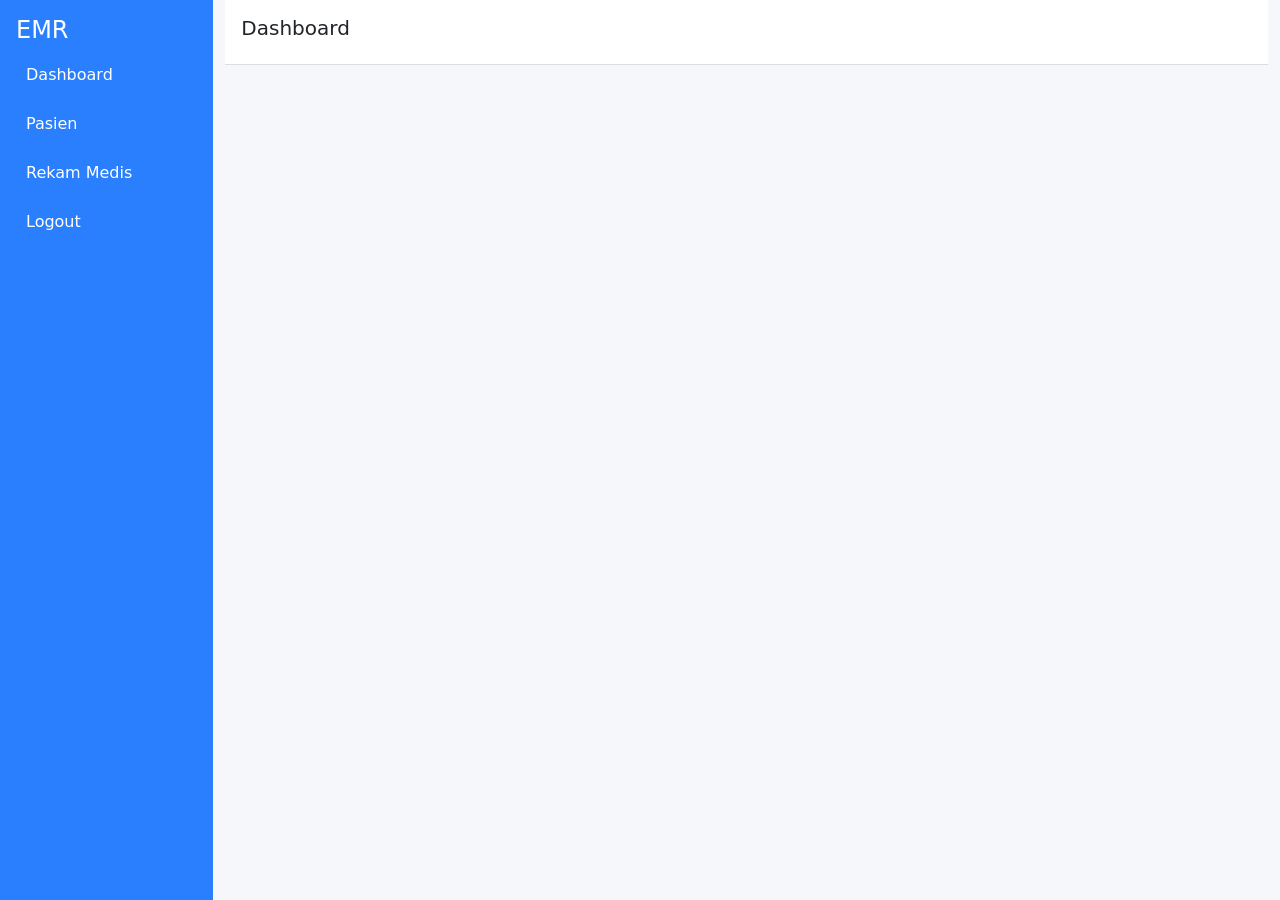
<file: index.html>
<!DOCTYPE html>
<html lang="en">

<head>
    <meta charset="UTF-8">
    <title>EMR System</title>
    <link rel="stylesheet" href="style.css">
    <link href="https://cdn.jsdelivr.net/npm/bootstrap@5.3.0/dist/css/bootstrap.min.css" rel="stylesheet">
    <style>
        body {
            background: #f5f7fa;
        }

        .sidebar {
            height: 100vh;
            background: #2A7FFF;
            color: white;
        }

        .sidebar a {
            color: white;
            display: block;
            padding: 10px;
            text-decoration: none;
        }

        .sidebar a:hover {
            background: #1d5ed8;
        }

        .navbar {
            background: white;
            border-bottom: 1px solid #ddd;
        }
    </style>
</head>

<body>

    <div class="container-fluid">
        <div class="row">

            <!-- Sidebar -->
            <div class="col-2 sidebar p-3">
                <h4>EMR</h4>
                <a href="#">Dashboard</a>
                <a href="#">Pasien</a>
                <a href="#">Rekam Medis</a>
                <a href="#">Logout</a>
            </div>

            <!-- Main -->
            <div class="col-10">

                <!-- Navbar -->
                <div class="navbar p-3">
                    <h5>Dashboard</h5>
                </div>

                <!-- Content -->
                <div class="p-4">
                    <!-- isi konten -->
                </div>

            </div>
        </div>
    </div>

</body>

</html>
</file>
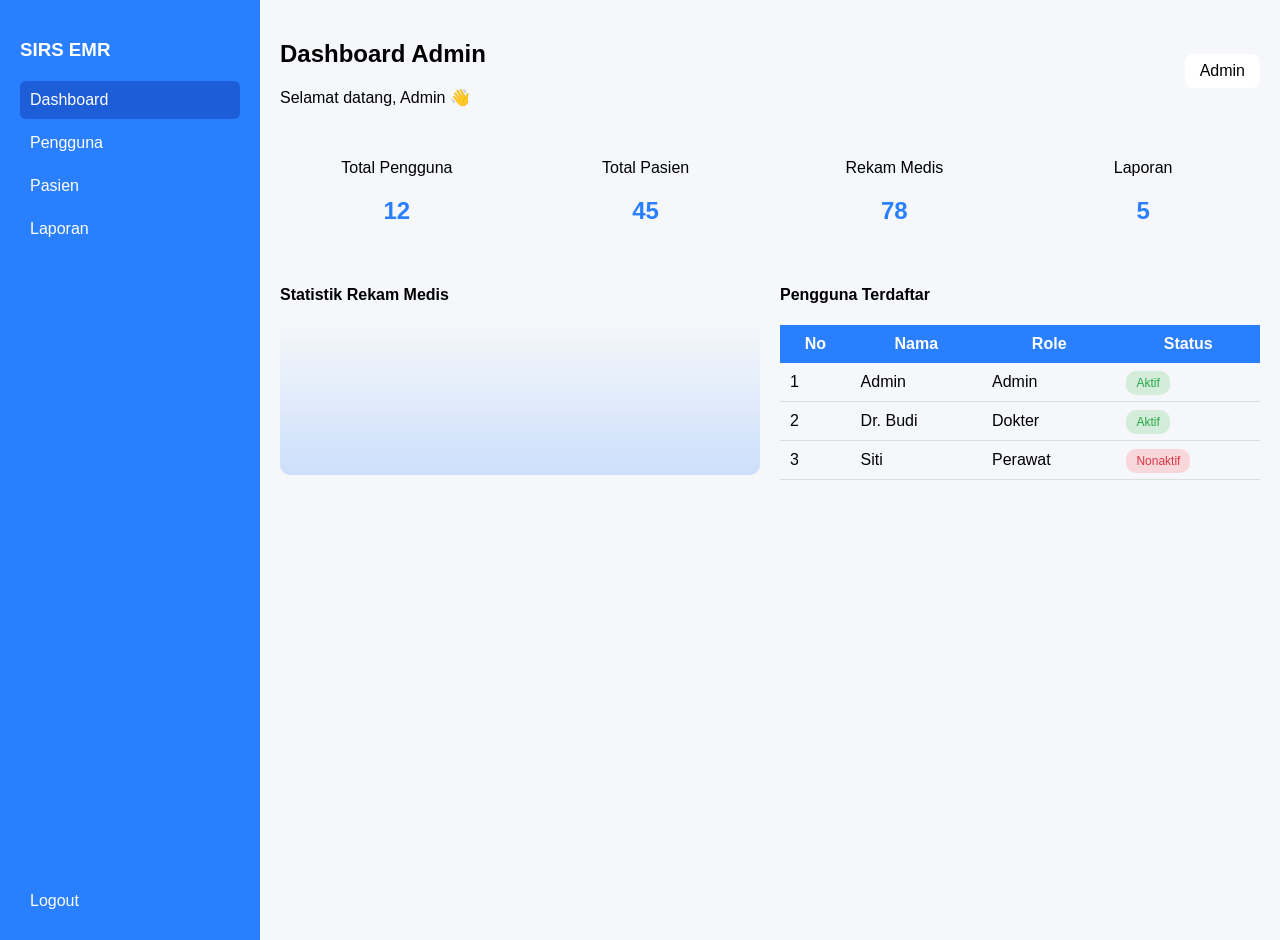
<file: admin.html>
<!DOCTYPE html>
<html lang="en">

<head>
    <meta charset="UTF-8">
    <title>Dashboard Admin</title>
    <link rel="stylesheet" href="style.css">
</head>

<body>

    <div class="layout">

        <!-- SIDEBAR -->
        <div class="sidebar">
            <h3>SIRS EMR</h3>
            <a class="active">Dashboard</a>
            <a>Pengguna</a>
            <a>Pasien</a>
            <a>Laporan</a>

            <div class="logout">Logout</div>
        </div>

        <!-- MAIN -->
        <div class="main">

            <!-- TOPBAR -->
            <div class="topbar">
                <div>
                    <h2>Dashboard Admin</h2>
                    <p>Selamat datang, Admin 👋</p>
                </div>

                <div class="user">
                    <span>Admin</span>
                </div>
            </div>

            <!-- STAT CARDS -->
            <div class="cards">

                <div class="card stat">
                    <p>Total Pengguna</p>
                    <h2>12</h2>
                </div>

                <div class="card stat">
                    <p>Total Pasien</p>
                    <h2>45</h2>
                </div>

                <div class="card stat">
                    <p>Rekam Medis</p>
                    <h2>78</h2>
                </div>

                <div class="card stat">
                    <p>Laporan</p>
                    <h2>5</h2>
                </div>

            </div>

            <!-- CONTENT -->
            <div class="content">

                <!-- LEFT -->
                <div class="card chart">
                    <h4>Statistik Rekam Medis</h4>
                    <div class="fake-chart"></div>
                </div>

                <!-- RIGHT -->
                <div class="card table-card">
                    <h4>Pengguna Terdaftar</h4>

                    <table>
                        <tr>
                            <th>No</th>
                            <th>Nama</th>
                            <th>Role</th>
                            <th>Status</th>
                        </tr>

                        <tr>
                            <td>1</td>
                            <td>Admin</td>
                            <td>Admin</td>
                            <td><span class="badge success">Aktif</span></td>
                        </tr>

                        <tr>
                            <td>2</td>
                            <td>Dr. Budi</td>
                            <td>Dokter</td>
                            <td><span class="badge success">Aktif</span></td>
                        </tr>

                        <tr>
                            <td>3</td>
                            <td>Siti</td>
                            <td>Perawat</td>
                            <td><span class="badge danger">Nonaktif</span></td>
                        </tr>

                    </table>
                </div>

            </div>

        </div>

    </div>

</body>

</html>
</file>
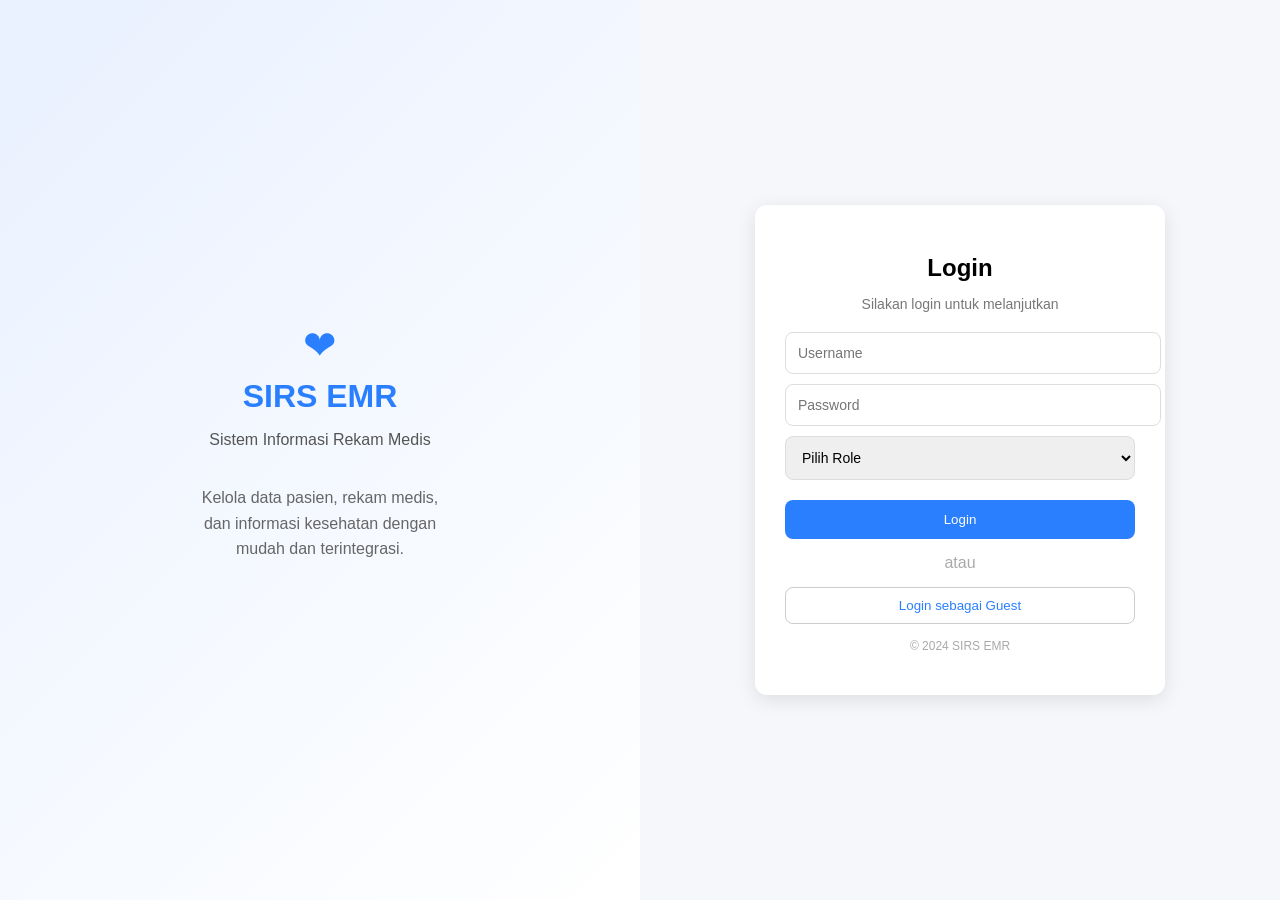
<file: login.html>
<!DOCTYPE html>
<html lang="en">
<head>
<meta charset="UTF-8">
<title>Login EMR</title>
<link rel="stylesheet" href="style.css">
</head>

<body>

<div class="container">

    <!-- LEFT SIDE -->
    <div class="left">
        <div class="logo">
            <div class="icon">❤</div>
            <h1>SIRS EMR</h1>
            <p>Sistem Informasi Rekam Medis</p>
        </div>

        <p class="desc">
            Kelola data pasien, rekam medis,<br>
            dan informasi kesehatan dengan<br>
            mudah dan terintegrasi.
        </p>
    </div>

    <!-- RIGHT SIDE -->
    <div class="right">
        <div class="login-card">

            <h2>Login</h2>
            <p class="sub">Silakan login untuk melanjutkan</p>

            <input type="text" placeholder="Username">
            <input type="password" placeholder="Password">

            <select>
                <option>Pilih Role</option>
                <option>Admin</option>
                <option>Dokter</option>
                <option>Perawat</option>
            </select>

            <button class="btn-primary">Login</button>

            <div class="divider">atau</div>

            <button class="btn-outline">Login sebagai Guest</button>

            <p class="footer">© 2024 SIRS EMR</p>

        </div>
    </div>

</div>

</body>
</html>
</file>
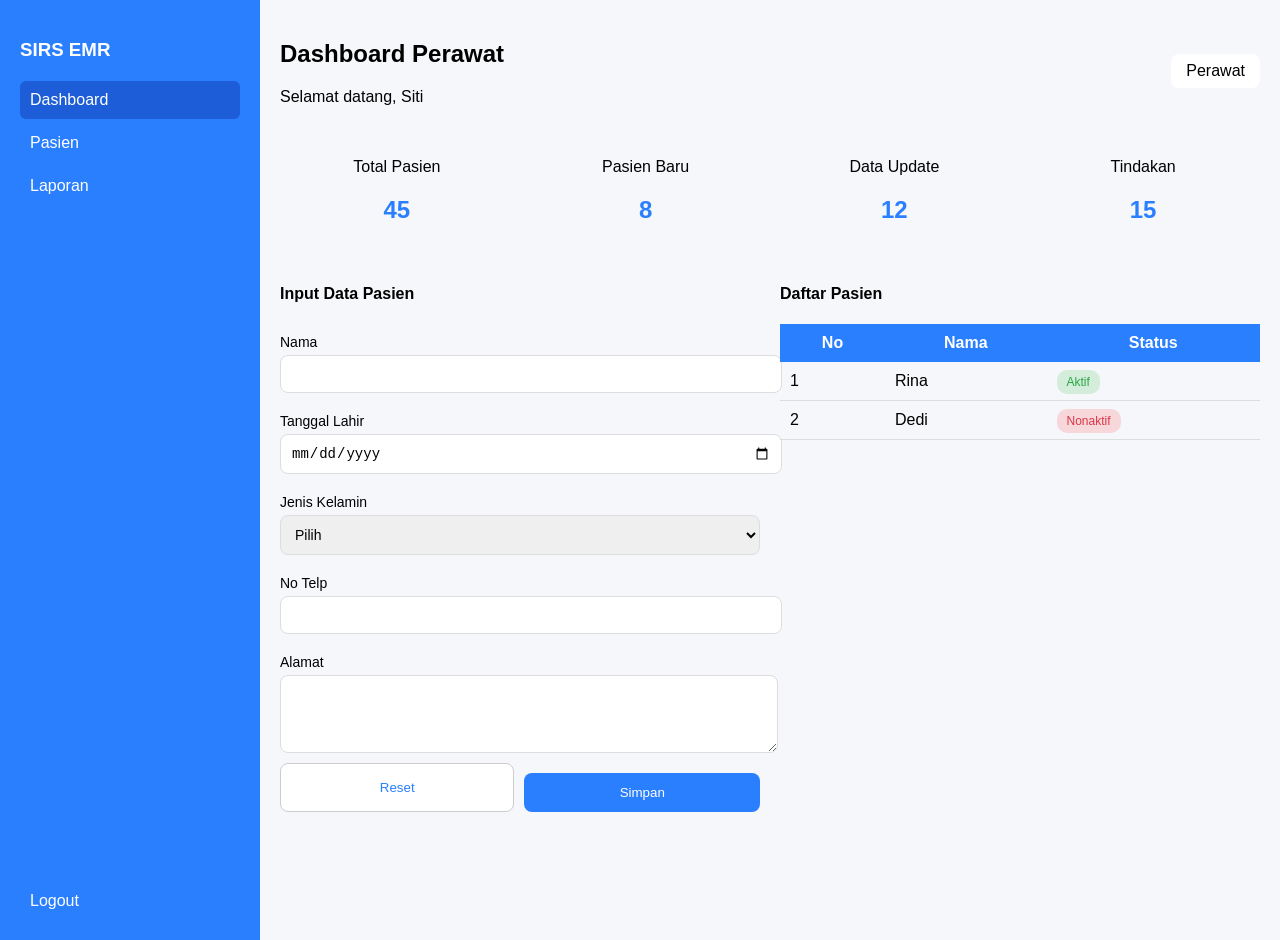
<file: perawat.html>
<!DOCTYPE html>
<html lang="en">

<head>
    <meta charset="UTF-8">
    <title>Dashboard Perawat</title>
    <link rel="stylesheet" href="style.css">
</head>

<body>

    <div class="layout">

        <!-- SIDEBAR -->
        <div class="sidebar">
            <h3>SIRS EMR</h3>
            <a class="active">Dashboard</a>
            <a>Pasien</a>
            <a>Laporan</a>

            <div class="logout">Logout</div>
        </div>

        <!-- MAIN -->
        <div class="main">

            <!-- TOPBAR -->
            <div class="topbar">
                <div>
                    <h2>Dashboard Perawat</h2>
                    <p>Selamat datang, Siti</p>
                </div>
                <div class="user">Perawat</div>
            </div>

            <!-- STAT -->
            <div class="cards">

                <div class="card stat">
                    <p>Total Pasien</p>
                    <h2>45</h2>
                </div>

                <div class="card stat">
                    <p>Pasien Baru</p>
                    <h2>8</h2>
                </div>

                <div class="card stat">
                    <p>Data Update</p>
                    <h2>12</h2>
                </div>

                <div class="card stat">
                    <p>Tindakan</p>
                    <h2>15</h2>
                </div>

            </div>

            <!-- CONTENT -->
            <div class="content">

                <!-- FORM INPUT -->
                <div class="card form-card">
                    <h4>Input Data Pasien</h4>

                    <label>Nama</label>
                    <input type="text">

                    <label>Tanggal Lahir</label>
                    <input type="date">

                    <label>Jenis Kelamin</label>
                    <select>
                        <option>Pilih</option>
                        <option>Laki-laki</option>
                        <option>Perempuan</option>
                    </select>

                    <label>No Telp</label>
                    <input type="text">

                    <label>Alamat</label>
                    <textarea></textarea>

                    <div class="btn-group">
                        <button class="btn-outline">Reset</button>
                        <button class="btn-primary">Simpan</button>
                    </div>
                </div>

                <!-- TABLE -->
                <div class="card table-card">
                    <h4>Daftar Pasien</h4>

                    <table>
                        <tr>
                            <th>No</th>
                            <th>Nama</th>
                            <th>Status</th>
                        </tr>

                        <tr>
                            <td>1</td>
                            <td>Rina</td>
                            <td><span class="badge success">Aktif</span></td>
                        </tr>

                        <tr>
                            <td>2</td>
                            <td>Dedi</td>
                            <td><span class="badge danger">Nonaktif</span></td>
                        </tr>

                    </table>
                </div>

            </div>

        </div>

    </div>

</body>

</html>
</file>
<file: style.css>
/* ===== GLOBAL ===== */
body {
    margin: 0;
    font-family: 'Segoe UI', sans-serif;
    background: #f5f7fa;
}

/* ===== LAYOUT ===== */
.container {
    display: flex;
    height: 100vh;
}

/* ===== LEFT SIDE ===== */
.left {
    flex: 1;
    background: linear-gradient(135deg, #e9f1ff, #ffffff);
    display: flex;
    flex-direction: column;
    justify-content: center;
    align-items: center;
}

.logo {
    text-align: center;
}

.logo .icon {
    font-size: 40px;
    color: #2A7FFF;
}

.logo h1 {
    margin: 10px 0 5px;
    color: #2A7FFF;
}

.logo p {
    color: #555;
}

.desc {
    margin-top: 20px;
    text-align: center;
    color: #666;
    line-height: 1.6;
}

/* ===== RIGHT SIDE ===== */
.right {
    flex: 1;
    display: flex;
    justify-content: center;
    align-items: center;
}

/* ===== LOGIN CARD ===== */
.login-card {
    width: 350px;
    background: white;
    padding: 30px;
    border-radius: 12px;
    box-shadow: 0 5px 20px rgba(0,0,0,0.1);
    text-align: center;
}

.login-card h2 {
    margin-bottom: 5px;
}

.sub {
    font-size: 14px;
    color: #777;
    margin-bottom: 20px;
}

/* ===== INPUT ===== */
input, select {
    width: 100%;
    padding: 12px;
    margin-bottom: 10px;
    border-radius: 8px;
    border: 1px solid #ddd;
    font-size: 14px;
}

/* ===== BUTTON ===== */
.btn-primary {
    width: 100%;
    padding: 12px;
    background: #2A7FFF;
    border: none;
    color: white;
    border-radius: 8px;
    cursor: pointer;
    margin-top: 10px;
}

.btn-primary:hover {
    background: #1d5ed8;
}

.btn-outline {
    width: 100%;
    padding: 12px;
    background: white;
    border: 1px solid #2A7FFF;
    color: #2A7FFF;
    border-radius: 8px;
    cursor: pointer;
}

/* ===== DIVIDER ===== */
.divider {
    margin: 15px 0;
    color: #aaa;
}

/* ===== FOOTER ===== */
.footer {
    margin-top: 15px;
    font-size: 12px;
    color: #aaa;
}

/* ===== LAYOUT DASHBOARD ===== */
.layout {
    display: flex;
}

/* ===== SIDEBAR ===== */
.sidebar {
    width: 220px;
    height: 100vh;
    background: #2A7FFF;
    color: white;
    padding: 20px;
    display: flex;
    flex-direction: column;
}

.sidebar h3 {
    margin-bottom: 20px;
}

.sidebar a {
    padding: 10px;
    margin-bottom: 5px;
    display: block;
    border-radius: 6px;
    cursor: pointer;
}

.sidebar a.active,
.sidebar a:hover {
    background: #1d5ed8;
}

.logout {
    margin-top: auto;
    padding: 10px;
}

/* ===== MAIN ===== */
.main {
    flex: 1;
    padding: 20px;
    background: #f5f7fa;
}

/* ===== TOPBAR ===== */
.topbar {
    display: flex;
    justify-content: space-between;
    align-items: center;
    margin-bottom: 20px;
}

.user {
    background: white;
    padding: 8px 15px;
    border-radius: 8px;
}

/* ===== CARDS ===== */
.cards {
    display: flex;
    gap: 15px;
    margin-bottom: 20px;
}

.stat {
    flex: 1;
    text-align: center;
}

.stat h2 {
    color: #2A7FFF;
}

/* ===== CONTENT ===== */
.content {
    display: flex;
    gap: 20px;
}

.chart {
    flex: 1;
}

.table-card {
    flex: 1;
}

/* ===== FAKE CHART ===== */
.fake-chart {
    height: 150px;
    background: linear-gradient(to top, #2A7FFF33, transparent);
    border-radius: 10px;
}

/* ===== TABLE ===== */
table {
    width: 100%;
    border-collapse: collapse;
}

th {
    background: #2A7FFF;
    color: white;
    padding: 10px;
}

td {
    padding: 10px;
    border-bottom: 1px solid #ddd;
}

/* ===== BADGE ===== */
.badge {
    padding: 5px 10px;
    border-radius: 10px;
    font-size: 12px;
}

.success {
    background: #d4edda;
    color: #28a745;
}

.danger {
    background: #f8d7da;
    color: #dc3545;
}

/* ===== FORM DOKTER ===== */
.form-card {
    flex: 1;
    display: flex;
    flex-direction: column;
}

.form-card label {
    margin-top: 10px;
    font-size: 14px;
}

textarea {
    width: 100%;
    height: 60px;
    border-radius: 8px;
    border: 1px solid #ddd;
    padding: 8px;
    margin-top: 5px;
}

/* ===== BADGE TAMBAHAN ===== */
.warning {
    background: #fff3cd;
    color: #856404;
}

/* ===== INPUT PERAWAT ===== */
.form-card input,
.form-card select {
    width: 100%;
    padding: 10px;
    border-radius: 8px;
    border: 1px solid #ddd;
    margin-top: 5px;
    margin-bottom: 10px;
}

/* ===== BUTTON GROUP ===== */
.btn-group {
    display: flex;
    gap: 10px;
    margin-top: 10px;
}

.btn-outline {
    border: 1px solid #ccc;
    background: white;
    padding: 10px;
    border-radius: 8px;
    cursor: pointer;
}
</file>
